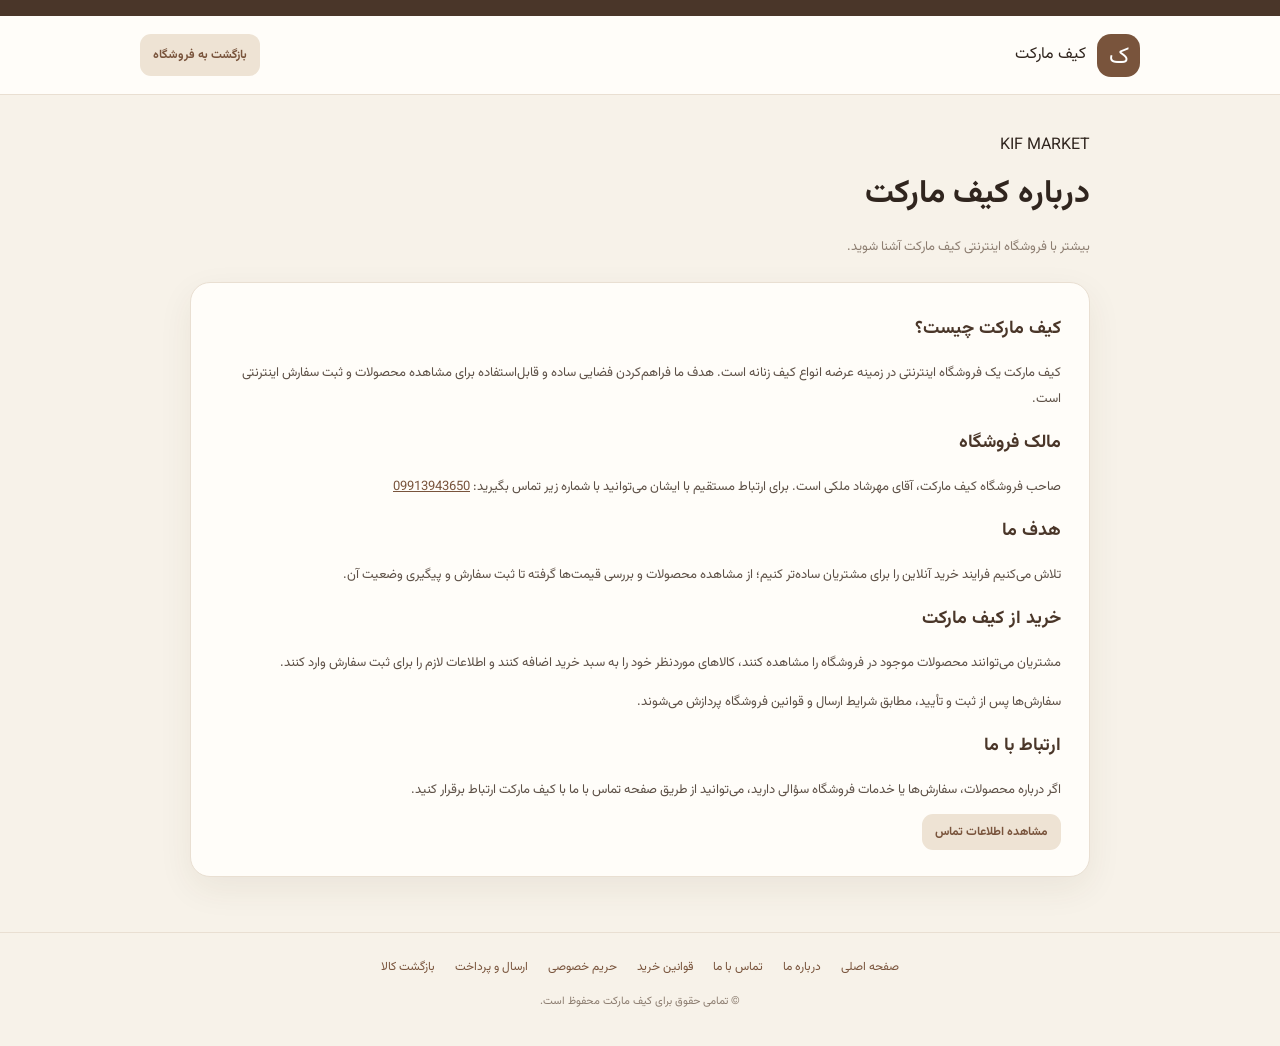
<file: about.html>
<!DOCTYPE html>
<html lang="fa" dir="rtl">
<head>
  <meta charset="UTF-8">
  <meta name="viewport" content="width=device-width, initial-scale=1.0">
  <meta name="theme-color" content="#f8f3eb">
  <meta name="description" content="درباره فروشگاه اینترنتی کیف مارکت؛ فروشگاه آنلاین انواع کیف زنانه.">
  <title>درباره ما | کیف مارکت</title>

  <link rel="preconnect" href="https://fonts.googleapis.com">
  <link rel="preconnect" href="https://fonts.gstatic.com" crossorigin>
  <link rel="preconnect" href="https://fonts.googleapis.com">
  <link rel="preconnect" href="https://fonts.gstatic.com" crossorigin>
  <link rel="preload" as="style" href="https://fonts.googleapis.com/css2?family=Vazirmatn:wght@400;500;600;700;800&display=swap" onload="this.onload=null;this.rel='stylesheet'">
  <noscript><link rel="stylesheet" href="https://fonts.googleapis.com/css2?family=Vazirmatn:wght@400;500;600;700;800&display=swap"></noscript>

  <link rel="stylesheet" href="./legal.css">
</head>

<body>

  <div class="topline"></div>

  <header class="header">
    <div class="header-inner">
      <a href="./index.html" class="brand">
        <span class="brandmark">ک</span>
        <span>کیف مارکت</span>
      </a>

      <a href="./index.html" class="back-link">
        بازگشت به فروشگاه
      </a>
    </div>
  </header>

  <main class="container">

    <section class="page-intro">
      <span class="eyebrow">KIF MARKET</span>
      <h1>درباره کیف مارکت</h1>
      <p>
        بیشتر با فروشگاه اینترنتی کیف مارکت آشنا شوید.
      </p>
    </section>

    <section class="content-card">

      <h2>کیف مارکت چیست؟</h2>

      <p>
        کیف مارکت یک فروشگاه اینترنتی در زمینه عرضه انواع کیف زنانه است.
        هدف ما فراهم‌کردن فضایی ساده و قابل‌استفاده برای مشاهده محصولات
        و ثبت سفارش اینترنتی است.
      </p>

      <h2>مالک فروشگاه</h2>

      <p>
        صاحب فروشگاه کیف مارکت، آقای مهرشاد ملکی است.
        برای ارتباط مستقیم با ایشان می‌توانید با شماره زیر تماس بگیرید:
        <a href="tel:09913943650" dir="ltr">09913943650</a>
      </p>

      <h2>هدف ما</h2>

      <p>
        تلاش می‌کنیم فرایند خرید آنلاین را برای مشتریان ساده‌تر کنیم؛
        از مشاهده محصولات و بررسی قیمت‌ها گرفته تا ثبت سفارش و پیگیری
        وضعیت آن.
      </p>

      <h2>خرید از کیف مارکت</h2>

      <p>
        مشتریان می‌توانند محصولات موجود در فروشگاه را مشاهده کنند،
        کالاهای موردنظر خود را به سبد خرید اضافه کنند و اطلاعات لازم
        را برای ثبت سفارش وارد کنند.
      </p>

      <p>
        سفارش‌ها پس از ثبت و تأیید، مطابق شرایط ارسال و قوانین فروشگاه
        پردازش می‌شوند.
      </p>

      <h2>ارتباط با ما</h2>

      <p>
        اگر درباره محصولات، سفارش‌ها یا خدمات فروشگاه سؤالی دارید،
        می‌توانید از طریق صفحه تماس با ما با کیف مارکت ارتباط برقرار کنید.
      </p>

      <a href="./contact.html" class="back-link">
        مشاهده اطلاعات تماس
      </a>

    </section>

  </main>

  <footer class="footer">
    <div class="footer-links">
      <a href="./index.html">صفحه اصلی</a>
      <a href="./about.html">درباره ما</a>
      <a href="./contact.html">تماس با ما</a>
      <a href="./terms.html">قوانین خرید</a>
      <a href="./privacy.html">حریم خصوصی</a>
      <a href="./shipping.html">ارسال و پرداخت</a>
      <a href="./returns.html">بازگشت کالا</a>
    </div>

    <p>© تمامی حقوق برای کیف مارکت محفوظ است.</p>
  </footer>

</body>
</html>
</file>
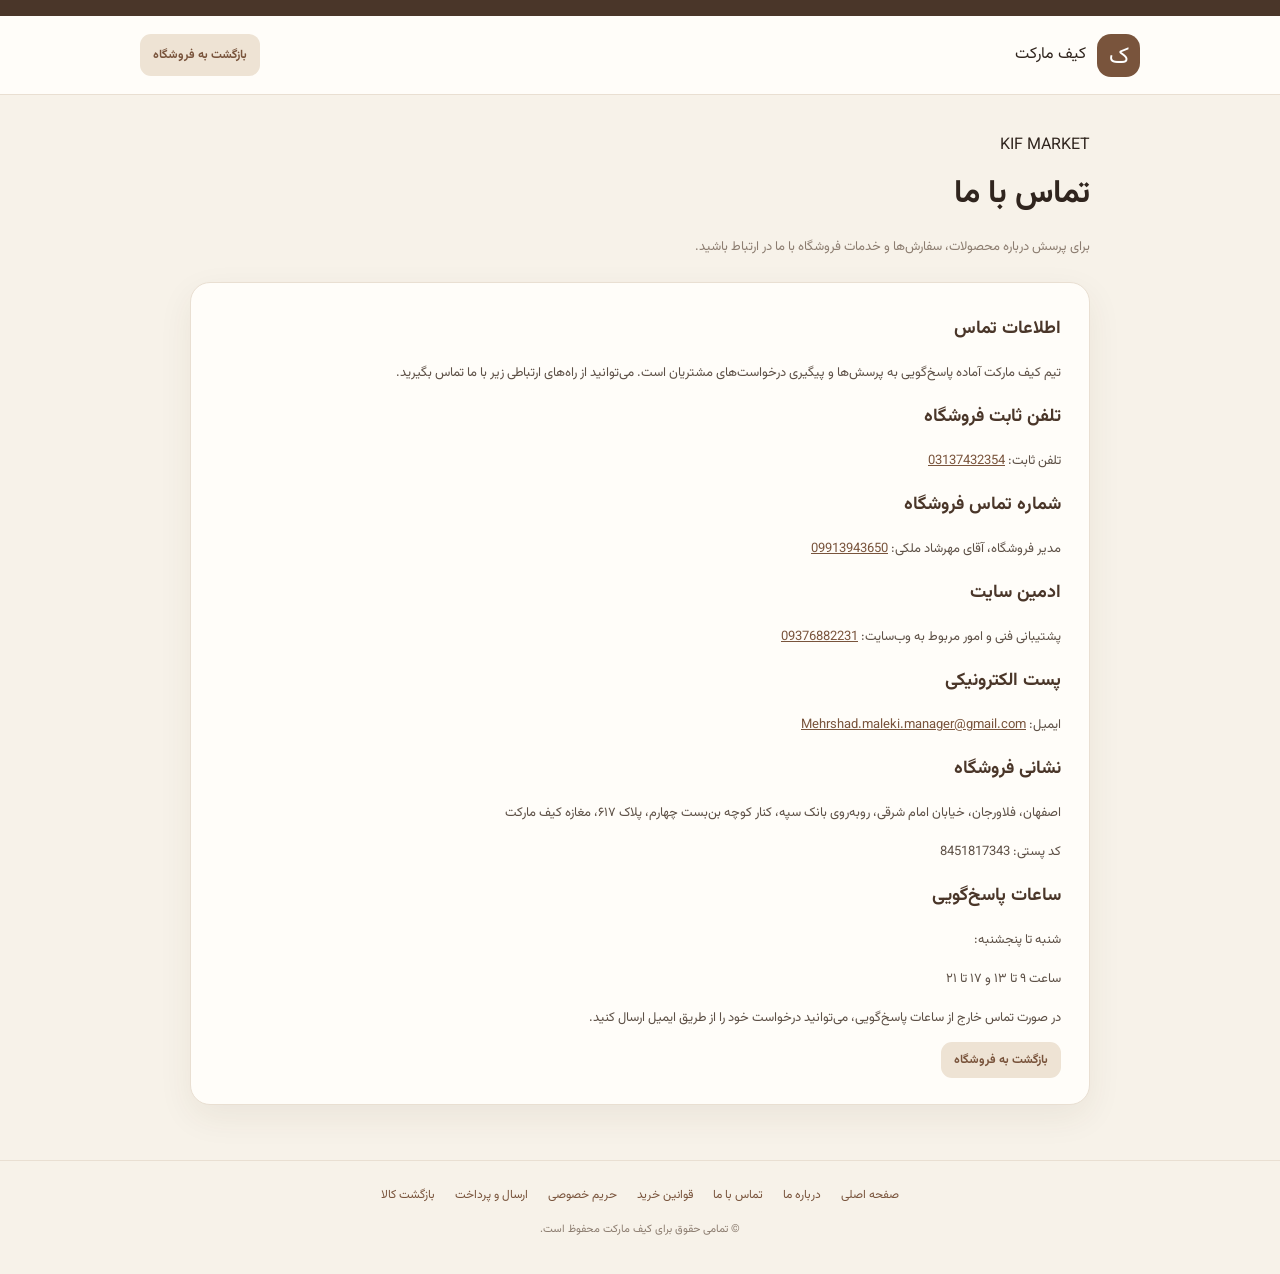
<file: contact.html>
<!DOCTYPE html>
<html lang="fa" dir="rtl">
<head>
  <meta charset="UTF-8">
  <meta name="viewport" content="width=device-width, initial-scale=1.0">
  <meta name="theme-color" content="#f8f3eb">
  <meta name="description" content="اطلاعات تماس و راه‌های ارتباط با فروشگاه اینترنتی کیف مارکت.">
  <title>تماس با ما | کیف مارکت</title>

  <link rel="preconnect" href="https://fonts.googleapis.com">
  <link rel="preconnect" href="https://fonts.gstatic.com" crossorigin>
  <link rel="preload" as="style" href="https://fonts.googleapis.com/css2?family=Vazirmatn:wght@400;500;600;700;800&display=swap" onload="this.onload=null;this.rel='stylesheet'">
  <noscript><link rel="stylesheet" href="https://fonts.googleapis.com/css2?family=Vazirmatn:wght@400;500;600;700;800&display=swap"></noscript>

  <link rel="stylesheet" href="./legal.css">
</head>

<body>

  <div class="topline"></div>

  <header class="header">
    <div class="header-inner">
      <a href="./index.html" class="brand">
        <span class="brandmark">ک</span>
        <span>کیف مارکت</span>
      </a>

      <a href="./index.html" class="back-link">
        بازگشت به فروشگاه
      </a>
    </div>
  </header>

  <main class="container">

    <section class="page-intro">
      <span class="eyebrow">KIF MARKET</span>
      <h1>تماس با ما</h1>
      <p>
        برای پرسش درباره محصولات، سفارش‌ها و خدمات فروشگاه با ما در ارتباط باشید.
      </p>
    </section>

    <section class="content-card">

      <h2>اطلاعات تماس</h2>

      <p>
        تیم کیف مارکت آماده پاسخ‌گویی به پرسش‌ها و پیگیری درخواست‌های مشتریان است.
        می‌توانید از راه‌های ارتباطی زیر با ما تماس بگیرید.
      </p>

      <h2>تلفن ثابت فروشگاه</h2>

      <p>
        تلفن ثابت: <a href="tel:03137432354" dir="ltr">03137432354</a>
      </p>

      <h2>شماره تماس فروشگاه</h2>

      <p>
        مدیر فروشگاه، آقای مهرشاد ملکی:
        <a href="tel:09913943650" dir="ltr">09913943650</a>
      </p>

      <h2>ادمین سایت</h2>

      <p>
        پشتیبانی فنی و امور مربوط به وب‌سایت:
        <a href="tel:09376882231" dir="ltr">09376882231</a>
      </p>

      <h2>پست الکترونیکی</h2>

      <p>
        ایمیل:
        <a href="mailto:Mehrshad.maleki.manager@gmail.com" dir="ltr">
          Mehrshad.maleki.manager@gmail.com
        </a>
      </p>

      <h2>نشانی فروشگاه</h2>

      <p>
        اصفهان، فلاورجان، خیابان امام شرقی، روبه‌روی بانک سپه، کنار کوچه بن‌بست چهارم، پلاک ۶۱۷، مغازه کیف مارکت
      </p>

      <p>
        کد پستی:
        <span dir="ltr">8451817343</span>
      </p>

      <h2>ساعات پاسخ‌گویی</h2>

      <p>
        شنبه تا پنجشنبه:
      </p>

      <p>
        ساعت ۹ تا ۱۳ و ۱۷ تا ۲۱
      </p>

      <p>
        در صورت تماس خارج از ساعات پاسخ‌گویی، می‌توانید درخواست خود را از طریق ایمیل ارسال کنید.
      </p>

      <a href="./index.html" class="back-link">
        بازگشت به فروشگاه
      </a>

    </section>

  </main>

  <footer class="footer">
    <div class="footer-links">
      <a href="./index.html">صفحه اصلی</a>
      <a href="./about.html">درباره ما</a>
      <a href="./contact.html">تماس با ما</a>
      <a href="./terms.html">قوانین خرید</a>
      <a href="./privacy.html">حریم خصوصی</a>
      <a href="./shipping.html">ارسال و پرداخت</a>
      <a href="./returns.html">بازگشت کالا</a>
    </div>

    <p>© تمامی حقوق برای کیف مارکت محفوظ است.</p>
  </footer>

</body>
</html>
</file>
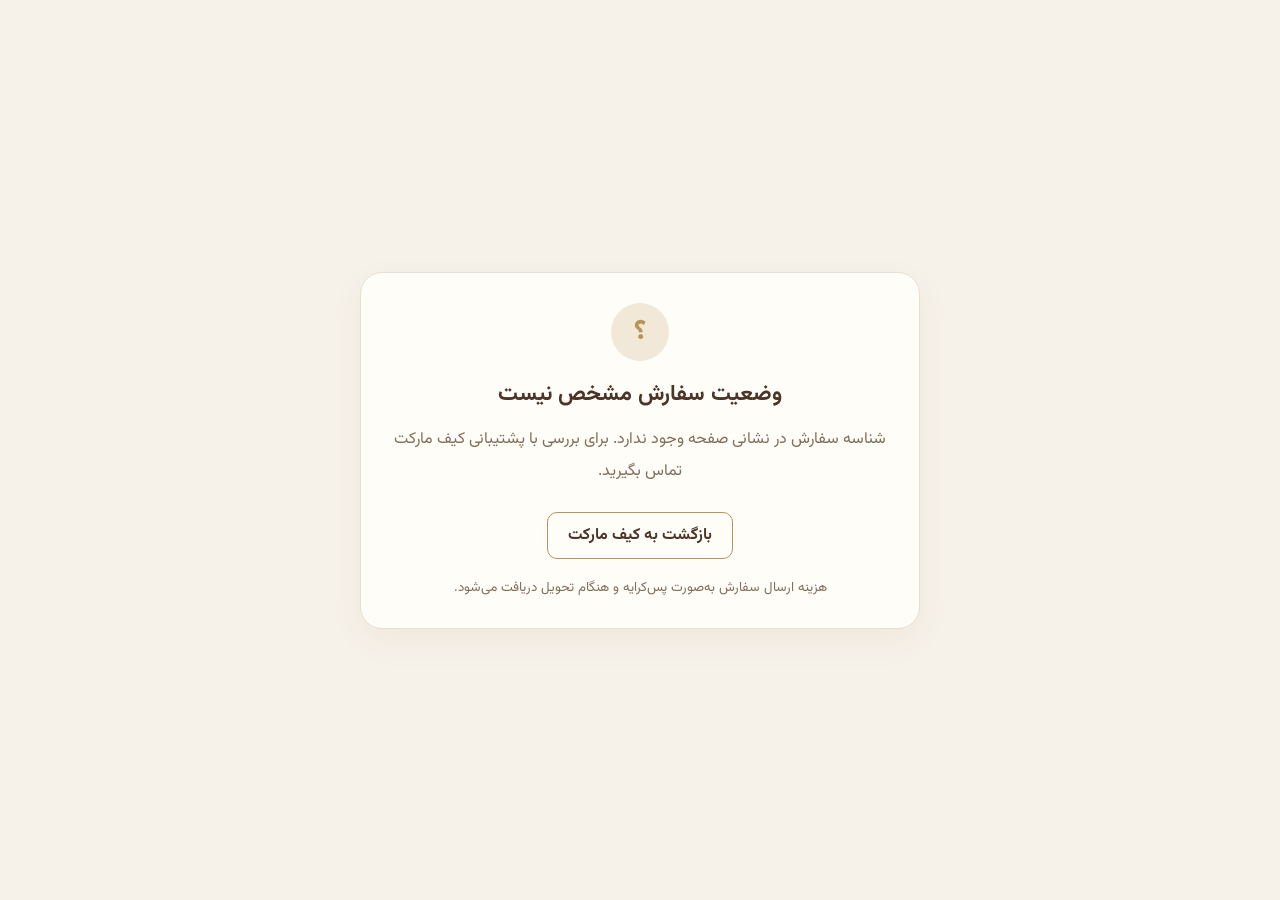
<file: payment-result.html>
<!doctype html>
<html lang="fa" dir="rtl">
<head>
<meta charset="utf-8">
<meta name="viewport" content="width=device-width, initial-scale=1">
<title>نتیجه پرداخت | کیف مارکت</title>
<link rel="preconnect" href="https://fonts.googleapis.com">
<link rel="preconnect" href="https://fonts.gstatic.com" crossorigin>
<link href="https://fonts.googleapis.com/css2?family=Vazirmatn:wght@400;500;600;700;800&display=swap" rel="stylesheet">
<style>
:root{--cream:#f7f2e9;--paper:#fffdf8;--brown:#4b3528;--muted:#806d5c;--gold:#b79559;--line:#e9dfd0}
*{box-sizing:border-box}
body{margin:0;min-height:100vh;background:var(--cream);color:var(--brown);font-family:Vazirmatn,Tahoma,sans-serif;display:grid;place-items:center;padding:20px}
main{width:min(100%,560px);background:var(--paper);border:1px solid var(--line);border-radius:22px;padding:30px 24px;box-shadow:0 12px 36px #4b35280d;text-align:center}
.mark{width:58px;height:58px;margin:0 auto 16px;border-radius:50%;display:grid;place-items:center;background:#f1e8d8;color:var(--gold);font-size:28px;font-weight:800}
h1{font-size:22px;margin:8px 0 12px}
p{line-height:2;color:var(--muted);margin:8px 0}
.meta{margin:22px 0;padding:14px;border:1px solid var(--line);border-radius:12px;text-align:right;font-size:14px}
a{display:inline-block;margin-top:16px;color:var(--brown);border:1px solid var(--gold);padding:10px 20px;border-radius:10px;text-decoration:none;font-weight:700}
small{display:block;margin-top:18px;color:var(--muted)}
.retry{display:none;margin-top:18px;text-align:right}
.retry input{width:100%;padding:12px;border:1px solid var(--line);border-radius:10px;font:inherit;margin:8px 0}
.retry button{width:100%;padding:12px;border:0;border-radius:10px;background:var(--brown);color:white;font:inherit;font-weight:700;cursor:pointer}
.retry button:disabled{opacity:.6}
</style>
</head>
<body>
<main>
  <div class="mark" id="mark">…</div>
  <h1 id="title">در حال بررسی وضعیت پرداخت</h1>
  <p id="message">لطفاً چند لحظه صبر کنید؛ وضعیت پرداخت از سرور فروشگاه دریافت می‌شود.</p>
  <div class="meta" id="meta" hidden></div>
  <form class="retry" id="retryForm">
    <label for="retryPhone">برای تلاش دوباره، شماره موبایل ثبت‌شده در سفارش را وارد کنید.</label>
    <input id="retryPhone" type="tel" inputmode="numeric" autocomplete="tel" maxlength="11" placeholder="09xxxxxxxxx" required>
    <button id="retryButton" type="submit">تلاش دوباره برای پرداخت</button>
  </form>
  <a href="./index.html">بازگشت به کیف مارکت</a>
  <small>هزینه ارسال سفارش به‌صورت پس‌کرایه و هنگام تحویل دریافت می‌شود.</small>
</main>
<script>
(async function(){
  const params=new URLSearchParams(location.search);
  const orderId=params.get('order_id');
  const title=document.getElementById('title');
  const message=document.getElementById('message');
  const mark=document.getElementById('mark');
  const meta=document.getElementById('meta');
  const retryForm=document.getElementById('retryForm');
  const retryButton=document.getElementById('retryButton');
  const retryPhone=document.getElementById('retryPhone');

  if(!/^\d+$/.test(orderId||'')){
    title.textContent='وضعیت سفارش مشخص نیست';
    message.textContent='شناسه سفارش در نشانی صفحه وجود ندارد. برای بررسی با پشتیبانی کیف مارکت تماس بگیرید.';
    mark.textContent='؟';
    return;
  }

  try{
    const response=await fetch('https://api.kif-market.ir/payments/status?order_id='+encodeURIComponent(orderId),{cache:'no-store'});
    const data=await response.json();
    if(!response.ok||!data.success)throw new Error('status unavailable');
    meta.hidden=false;
    meta.textContent='کد سفارش: '+data.order_id;

    if(data.payment_status==='paid'){
      mark.textContent='✓';
      title.textContent='پرداخت با موفقیت تأیید شد';
      message.textContent='مبلغ کالاها دریافت و سفارش شما ثبت پرداخت شد. هزینه ارسال هنگام تحویل، به‌صورت پس‌کرایه دریافت می‌شود.';
      if(data.ref_id)meta.textContent+=' | کد مرجع پرداخت: '+data.ref_id;
    }else if(['pending','creating'].includes(data.payment_attempt_status)){
      mark.textContent='…';
      title.textContent='پرداخت در حال بررسی است';
      message.textContent='هنوز تأیید نهایی از درگاه به سرور نرسیده است. لطفاً از پرداخت دوباره خودداری کنید و کمی بعد دوباره این صفحه را بررسی کنید.';
    }else{
      mark.textContent='!';
      title.textContent='پرداخت تأیید نشد';
      message.textContent='سفارش در سامانه ثبت شده، اما پرداخت آن تکمیل نشده است. می‌توانید بدون ثبت سفارش جدید دوباره پرداخت را انجام دهید.';
      retryForm.style.display='block';
    }
  }catch(e){
    mark.textContent='…';
    title.textContent='دریافت نتیجه پرداخت ممکن نشد';
    message.textContent='اتصال به سرور موقتاً برقرار نشد. این پیام به معنی ناموفق بودن قطعی پرداخت نیست؛ بعداً همین صفحه را دوباره باز کنید.';
  }

  retryForm.addEventListener('submit',async function(event){
    event.preventDefault();
    const phone=retryPhone.value
      .replace(/[۰-۹]/g,d=>String('۰۱۲۳۴۵۶۷۸۹'.indexOf(d)))
      .replace(/[٠-٩]/g,d=>String('٠١٢٣٤٥٦٧٨٩'.indexOf(d))).trim();
    if(!/^09\d{9}$/.test(phone)){
      message.textContent='شماره موبایل باید ۱۱ رقم و با 09 شروع شود.';
      return;
    }
    retryButton.disabled=true;
    retryButton.textContent='در حال آماده‌سازی درگاه...';
    try{
      const bytes=new Uint8Array(16);
      crypto.getRandomValues(bytes);
      bytes[6]=(bytes[6]&15)|64;
      bytes[8]=(bytes[8]&63)|128;
      const hex=Array.from(bytes,b=>b.toString(16).padStart(2,'0')).join('');
      const key=hex.slice(0,8)+'-'+hex.slice(8,12)+'-'+hex.slice(12,16)+'-'+hex.slice(16,20)+'-'+hex.slice(20);
      const response=await fetch('https://api.kif-market.ir/payments/create',{
        method:'POST',
        headers:{'Content-Type':'application/json'},
        body:JSON.stringify({order_id:orderId,idempotency_key:key,customer_phone:phone})
      });
      const result=await response.json();
      if(!response.ok||!result.success||!result.redirect_url)throw new Error(result.error||'آماده‌سازی پرداخت ناموفق بود.');
      const payUrl=new URL(result.redirect_url);
      if(payUrl.protocol!=='https:'||!['payment.zarinpal.com','sandbox.zarinpal.com'].includes(payUrl.hostname))throw new Error('نشانی درگاه معتبر نیست.');
      location.assign(payUrl.toString());
    }catch(error){
      message.textContent=error.message||'خطا در ارتباط با سرور.';
      retryButton.disabled=false;
      retryButton.textContent='تلاش دوباره برای پرداخت';
    }
  });
})();
</script>
</body>
</html>
</file>
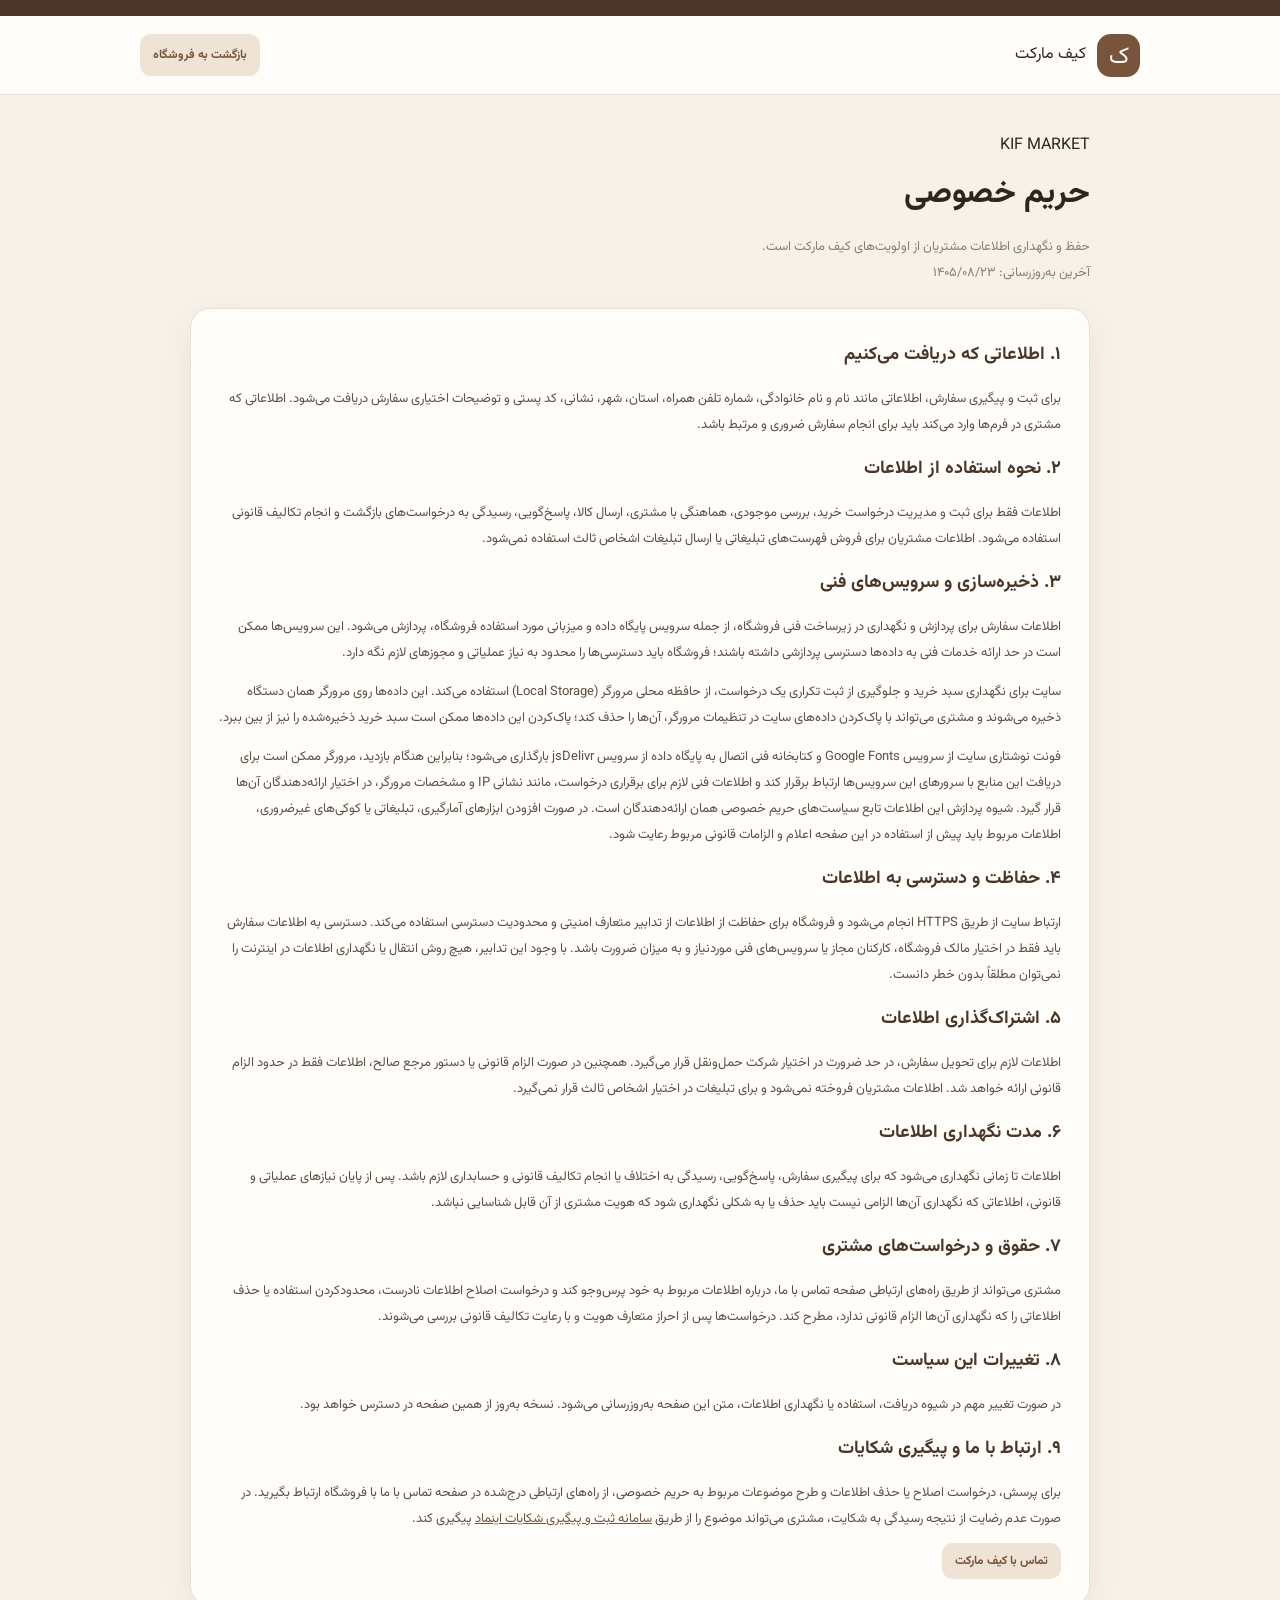
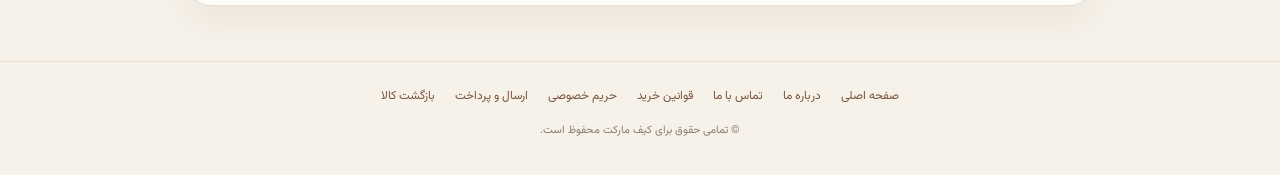
<file: privacy.html>
<!DOCTYPE html>
<html lang="fa" dir="rtl">
<head>
  <meta charset="UTF-8">
  <meta name="viewport" content="width=device-width, initial-scale=1.0">
  <meta name="theme-color" content="#f8f3eb">
  <meta name="description" content="سیاست حفظ حریم خصوصی و حفاظت از اطلاعات مشتریان کیف مارکت.">
  <title>حریم خصوصی | کیف مارکت</title>

  <link rel="preconnect" href="https://fonts.googleapis.com">
  <link rel="preconnect" href="https://fonts.gstatic.com" crossorigin>
  <link rel="preconnect" href="https://fonts.googleapis.com">
  <link rel="preconnect" href="https://fonts.gstatic.com" crossorigin>
  <link rel="preload" as="style" href="https://fonts.googleapis.com/css2?family=Vazirmatn:wght@400;500;600;700;800&display=swap" onload="this.onload=null;this.rel='stylesheet'">
  <noscript><link rel="stylesheet" href="https://fonts.googleapis.com/css2?family=Vazirmatn:wght@400;500;600;700;800&display=swap"></noscript>

  <link rel="stylesheet" href="./legal.css">
</head>

<body>

  <div class="topline"></div>

  <header class="header">
    <div class="header-inner">
      <a href="./index.html" class="brand">
        <span class="brandmark">ک</span>
        <span>کیف مارکت</span>
      </a>

      <a href="./index.html" class="back-link">
        بازگشت به فروشگاه
      </a>
    </div>
  </header>

  <main class="container">

    <section class="page-intro">
      <span class="eyebrow">KIF MARKET</span>
      <h1>حریم خصوصی</h1>
      <p>
        حفظ و نگهداری اطلاعات مشتریان از اولویت‌های کیف مارکت است.
      </p>
      <p>آخرین به‌روزرسانی: ۱۴۰۵/۰۸/۲۳</p>
    </section>

    <section class="content-card">

      <h2>۱. اطلاعاتی که دریافت می‌کنیم</h2>
      <p>برای ثبت و پیگیری سفارش، اطلاعاتی مانند نام و نام خانوادگی، شماره تلفن همراه، استان، شهر، نشانی، کد پستی و توضیحات اختیاری سفارش دریافت می‌شود. اطلاعاتی که مشتری در فرم‌ها وارد می‌کند باید برای انجام سفارش ضروری و مرتبط باشد.</p>

      <h2>۲. نحوه استفاده از اطلاعات</h2>
      <p>اطلاعات فقط برای ثبت و مدیریت درخواست خرید، بررسی موجودی، هماهنگی با مشتری، ارسال کالا، پاسخ‌گویی، رسیدگی به درخواست‌های بازگشت و انجام تکالیف قانونی استفاده می‌شود. اطلاعات مشتریان برای فروش فهرست‌های تبلیغاتی یا ارسال تبلیغات اشخاص ثالث استفاده نمی‌شود.</p>

      <h2>۳. ذخیره‌سازی و سرویس‌های فنی</h2>
      <p>اطلاعات سفارش برای پردازش و نگهداری در زیرساخت فنی فروشگاه، از جمله سرویس پایگاه داده و میزبانی مورد استفاده فروشگاه، پردازش می‌شود. این سرویس‌ها ممکن است در حد ارائه خدمات فنی به داده‌ها دسترسی پردازشی داشته باشند؛ فروشگاه باید دسترسی‌ها را محدود به نیاز عملیاتی و مجوزهای لازم نگه دارد.</p>
      <p>سایت برای نگهداری سبد خرید و جلوگیری از ثبت تکراری یک درخواست، از حافظه محلی مرورگر (Local Storage) استفاده می‌کند. این داده‌ها روی مرورگر همان دستگاه ذخیره می‌شوند و مشتری می‌تواند با پاک‌کردن داده‌های سایت در تنظیمات مرورگر، آن‌ها را حذف کند؛ پاک‌کردن این داده‌ها ممکن است سبد خرید ذخیره‌شده را نیز از بین ببرد.</p>
      <p>فونت نوشتاری سایت از سرویس Google Fonts و کتابخانه فنی اتصال به پایگاه داده از سرویس jsDelivr بارگذاری می‌شود؛ بنابراین هنگام بازدید، مرورگر ممکن است برای دریافت این منابع با سرورهای این سرویس‌ها ارتباط برقرار کند و اطلاعات فنی لازم برای برقراری درخواست، مانند نشانی IP و مشخصات مرورگر، در اختیار ارائه‌دهندگان آن‌ها قرار گیرد. شیوه پردازش این اطلاعات تابع سیاست‌های حریم خصوصی همان ارائه‌دهندگان است. در صورت افزودن ابزارهای آمارگیری، تبلیغاتی یا کوکی‌های غیرضروری، اطلاعات مربوط باید پیش از استفاده در این صفحه اعلام و الزامات قانونی مربوط رعایت شود.</p>

      <h2>۴. حفاظت و دسترسی به اطلاعات</h2>
      <p>ارتباط سایت از طریق HTTPS انجام می‌شود و فروشگاه برای حفاظت از اطلاعات از تدابیر متعارف امنیتی و محدودیت دسترسی استفاده می‌کند. دسترسی به اطلاعات سفارش باید فقط در اختیار مالک فروشگاه، کارکنان مجاز یا سرویس‌های فنی موردنیاز و به میزان ضرورت باشد. با وجود این تدابیر، هیچ روش انتقال یا نگهداری اطلاعات در اینترنت را نمی‌توان مطلقاً بدون خطر دانست.</p>

      <h2>۵. اشتراک‌گذاری اطلاعات</h2>
      <p>اطلاعات لازم برای تحویل سفارش، در حد ضرورت در اختیار شرکت حمل‌ونقل قرار می‌گیرد. همچنین در صورت الزام قانونی یا دستور مرجع صالح، اطلاعات فقط در حدود الزام قانونی ارائه خواهد شد. اطلاعات مشتریان فروخته نمی‌شود و برای تبلیغات در اختیار اشخاص ثالث قرار نمی‌گیرد.</p>

      <h2>۶. مدت نگهداری اطلاعات</h2>
      <p>اطلاعات تا زمانی نگهداری می‌شود که برای پیگیری سفارش، پاسخ‌گویی، رسیدگی به اختلاف یا انجام تکالیف قانونی و حسابداری لازم باشد. پس از پایان نیازهای عملیاتی و قانونی، اطلاعاتی که نگهداری آن‌ها الزامی نیست باید حذف یا به شکلی نگهداری شود که هویت مشتری از آن قابل شناسایی نباشد.</p>

      <h2>۷. حقوق و درخواست‌های مشتری</h2>
      <p>مشتری می‌تواند از طریق راه‌های ارتباطی صفحه تماس با ما، درباره اطلاعات مربوط به خود پرس‌وجو کند و درخواست اصلاح اطلاعات نادرست، محدودکردن استفاده یا حذف اطلاعاتی را که نگهداری آن‌ها الزام قانونی ندارد، مطرح کند. درخواست‌ها پس از احراز متعارف هویت و با رعایت تکالیف قانونی بررسی می‌شوند.</p>

      <h2>۸. تغییرات این سیاست</h2>
      <p>در صورت تغییر مهم در شیوه دریافت، استفاده یا نگهداری اطلاعات، متن این صفحه به‌روزرسانی می‌شود. نسخه به‌روز از همین صفحه در دسترس خواهد بود.</p>

      <h2>۹. ارتباط با ما و پیگیری شکایات</h2>
      <p>برای پرسش، درخواست اصلاح یا حذف اطلاعات و طرح موضوعات مربوط به حریم خصوصی، از راه‌های ارتباطی درج‌شده در صفحه تماس با ما با فروشگاه ارتباط بگیرید. در صورت عدم رضایت از نتیجه رسیدگی به شکایت، مشتری می‌تواند موضوع را از طریق <a href="https://comp.enamad.ir/panel" target="_blank" rel="noopener noreferrer">سامانه ثبت و پیگیری شکایات اینماد</a> پیگیری کند.</p>
      <a href="./contact.html" class="back-link">تماس با کیف مارکت</a>

    </section>

  </main>

  <footer class="footer">
    <div class="footer-links">
      <a href="./index.html">صفحه اصلی</a>
      <a href="./about.html">درباره ما</a>
      <a href="./contact.html">تماس با ما</a>
      <a href="./terms.html">قوانین خرید</a>
      <a href="./privacy.html">حریم خصوصی</a>
      <a href="./shipping.html">ارسال و پرداخت</a>
      <a href="./returns.html">بازگشت کالا</a>
    </div>

    <p>© تمامی حقوق برای کیف مارکت محفوظ است.</p>
  </footer>

</body>
</html>
</file>
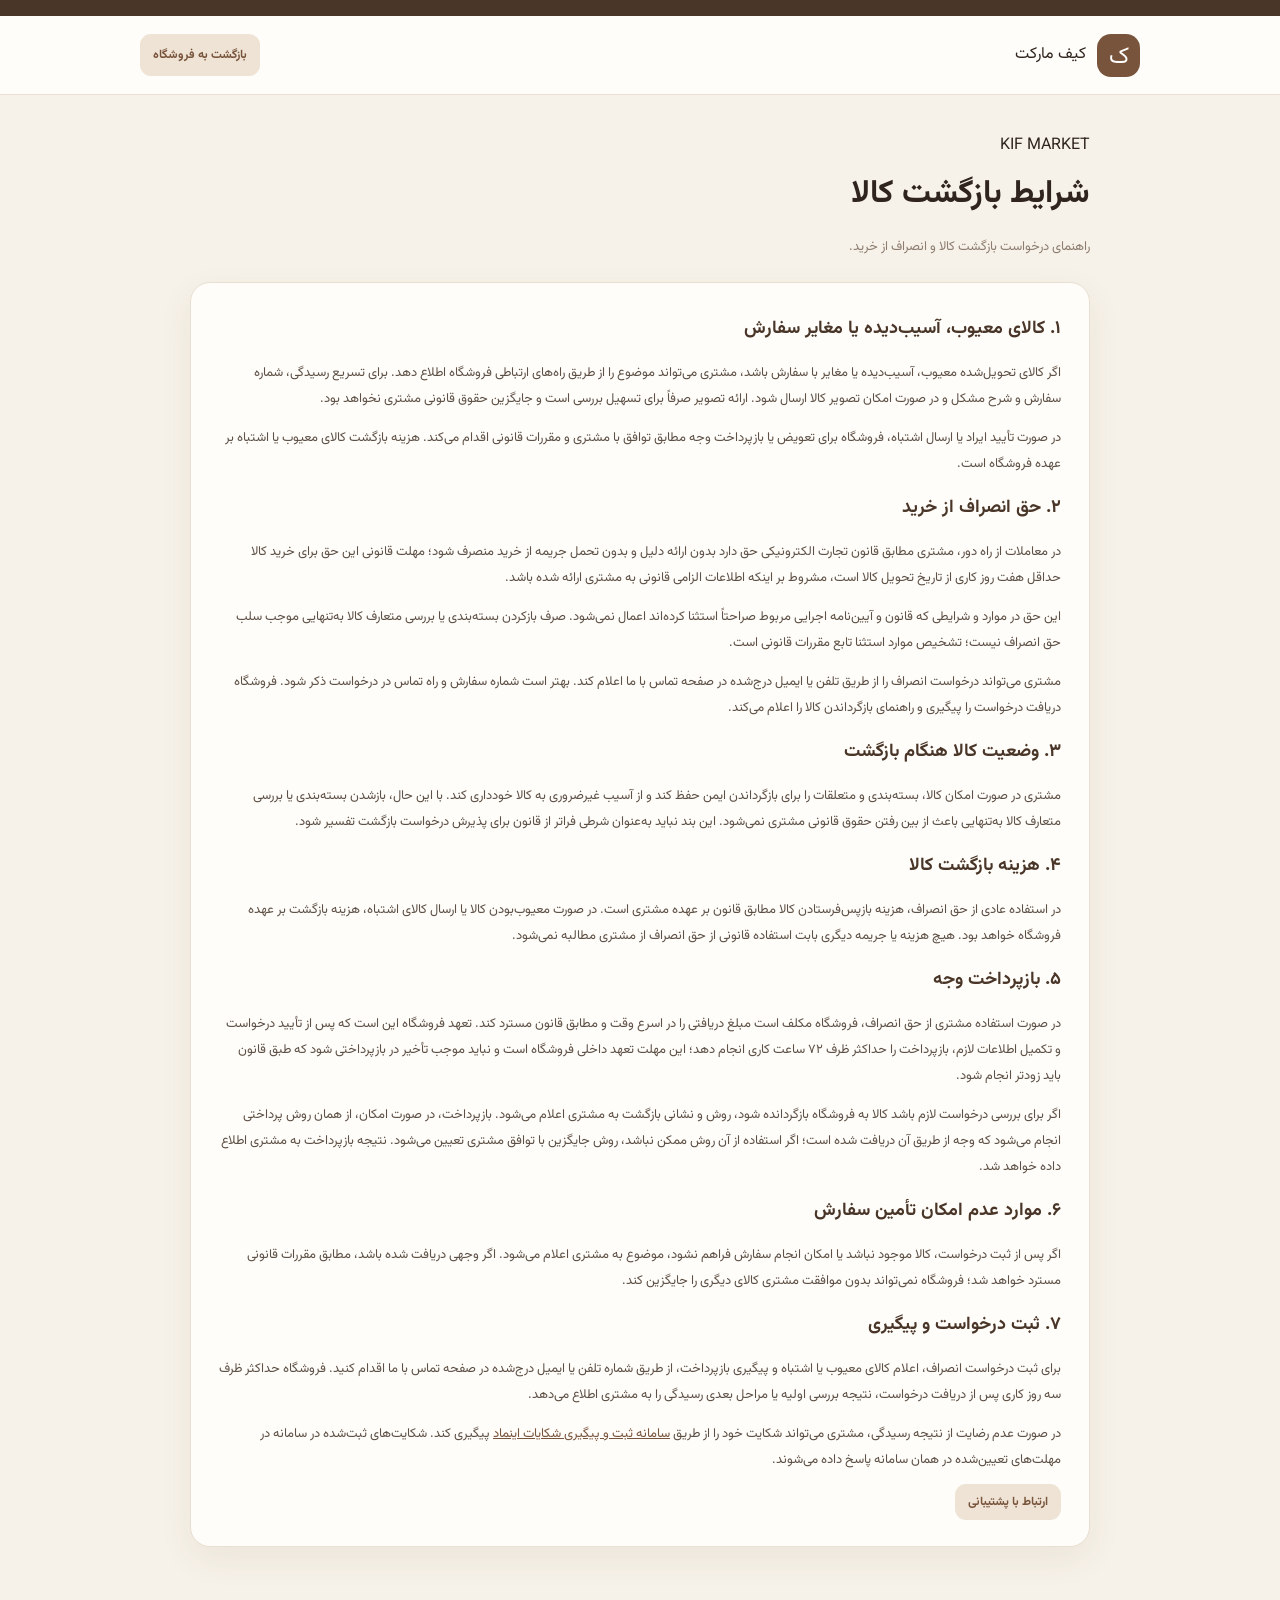
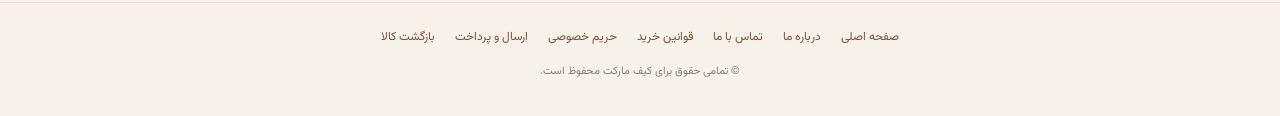
<file: returns.html>
<!DOCTYPE html>
<html lang="fa" dir="rtl">
<head>
  <meta charset="UTF-8">
  <meta name="viewport" content="width=device-width, initial-scale=1.0">
  <meta name="theme-color" content="#f8f3eb">
  <meta name="description" content="شرایط بازگشت کالا و انصراف از خرید در فروشگاه کیف مارکت.">
  <title>بازگشت کالا | کیف مارکت</title>

  <link rel="preconnect" href="https://fonts.googleapis.com">
  <link rel="preconnect" href="https://fonts.gstatic.com" crossorigin>
  <link rel="preload" as="style" href="https://fonts.googleapis.com/css2?family=Vazirmatn:wght@400;500;600;700;800&display=swap" onload="this.onload=null;this.rel='stylesheet'">
  <noscript><link rel="stylesheet" href="https://fonts.googleapis.com/css2?family=Vazirmatn:wght@400;500;600;700;800&display=swap"></noscript>

  <link rel="stylesheet" href="./legal.css">
</head>

<body>

  <div class="topline"></div>

  <header class="header">
    <div class="header-inner">
      <a href="./index.html" class="brand">
        <span class="brandmark">ک</span>
        <span>کیف مارکت</span>
      </a>

      <a href="./index.html" class="back-link">
        بازگشت به فروشگاه
      </a>
    </div>
  </header>

  <main class="container">

    <section class="page-intro">
      <span class="eyebrow">KIF MARKET</span>
      <h1>شرایط بازگشت کالا</h1>
      <p>
        راهنمای درخواست بازگشت کالا و انصراف از خرید.
      </p>
    </section>

    <section class="content-card">

      <h2>۱. کالای معیوب، آسیب‌دیده یا مغایر سفارش</h2>
      <p>اگر کالای تحویل‌شده معیوب، آسیب‌دیده یا مغایر با سفارش باشد، مشتری می‌تواند موضوع را از طریق راه‌های ارتباطی فروشگاه اطلاع دهد. برای تسریع رسیدگی، شماره سفارش و شرح مشکل و در صورت امکان تصویر کالا ارسال شود. ارائه تصویر صرفاً برای تسهیل بررسی است و جایگزین حقوق قانونی مشتری نخواهد بود.</p>
      <p>در صورت تأیید ایراد یا ارسال اشتباه، فروشگاه برای تعویض یا بازپرداخت وجه مطابق توافق با مشتری و مقررات قانونی اقدام می‌کند. هزینه بازگشت کالای معیوب یا اشتباه بر عهده فروشگاه است.</p>

      <h2>۲. حق انصراف از خرید</h2>
      <p>در معاملات از راه دور، مشتری مطابق قانون تجارت الکترونیکی حق دارد بدون ارائه دلیل و بدون تحمل جریمه از خرید منصرف شود؛ مهلت قانونی این حق برای خرید کالا حداقل هفت روز کاری از تاریخ تحویل کالا است، مشروط بر اینکه اطلاعات الزامی قانونی به مشتری ارائه شده باشد.</p>
      <p>این حق در موارد و شرایطی که قانون و آیین‌نامه اجرایی مربوط صراحتاً استثنا کرده‌اند اعمال نمی‌شود. صرف بازکردن بسته‌بندی یا بررسی متعارف کالا به‌تنهایی موجب سلب حق انصراف نیست؛ تشخیص موارد استثنا تابع مقررات قانونی است.</p>
      <p>مشتری می‌تواند درخواست انصراف را از طریق تلفن یا ایمیل درج‌شده در صفحه تماس با ما اعلام کند. بهتر است شماره سفارش و راه تماس در درخواست ذکر شود. فروشگاه دریافت درخواست را پیگیری و راهنمای بازگرداندن کالا را اعلام می‌کند.</p>

      <h2>۳. وضعیت کالا هنگام بازگشت</h2>
      <p>مشتری در صورت امکان کالا، بسته‌بندی و متعلقات را برای بازگرداندن ایمن حفظ کند و از آسیب غیرضروری به کالا خودداری کند. با این حال، بازشدن بسته‌بندی یا بررسی متعارف کالا به‌تنهایی باعث از بین رفتن حقوق قانونی مشتری نمی‌شود. این بند نباید به‌عنوان شرطی فراتر از قانون برای پذیرش درخواست بازگشت تفسیر شود.</p>

      <h2>۴. هزینه بازگشت کالا</h2>
      <p>در استفاده عادی از حق انصراف، هزینه بازپس‌فرستادن کالا مطابق قانون بر عهده مشتری است. در صورت معیوب‌بودن کالا یا ارسال کالای اشتباه، هزینه بازگشت بر عهده فروشگاه خواهد بود. هیچ هزینه یا جریمه دیگری بابت استفاده قانونی از حق انصراف از مشتری مطالبه نمی‌شود.</p>

      <h2>۵. بازپرداخت وجه</h2>
      <p>در صورت استفاده مشتری از حق انصراف، فروشگاه مکلف است مبلغ دریافتی را در اسرع وقت و مطابق قانون مسترد کند. تعهد فروشگاه این است که پس از تأیید درخواست و تکمیل اطلاعات لازم، بازپرداخت را حداکثر ظرف ۷۲ ساعت کاری انجام دهد؛ این مهلت تعهد داخلی فروشگاه است و نباید موجب تأخیر در بازپرداختی شود که طبق قانون باید زودتر انجام شود.</p>
      <p>اگر برای بررسی درخواست لازم باشد کالا به فروشگاه بازگردانده شود، روش و نشانی بازگشت به مشتری اعلام می‌شود. بازپرداخت، در صورت امکان، از همان روش پرداختی انجام می‌شود که وجه از طریق آن دریافت شده است؛ اگر استفاده از آن روش ممکن نباشد، روش جایگزین با توافق مشتری تعیین می‌شود. نتیجه بازپرداخت به مشتری اطلاع داده خواهد شد.</p>

      <h2>۶. موارد عدم امکان تأمین سفارش</h2>
      <p>اگر پس از ثبت درخواست، کالا موجود نباشد یا امکان انجام سفارش فراهم نشود، موضوع به مشتری اعلام می‌شود. اگر وجهی دریافت شده باشد، مطابق مقررات قانونی مسترد خواهد شد؛ فروشگاه نمی‌تواند بدون موافقت مشتری کالای دیگری را جایگزین کند.</p>

      <h2>۷. ثبت درخواست و پیگیری</h2>
      <p>برای ثبت درخواست انصراف، اعلام کالای معیوب یا اشتباه و پیگیری بازپرداخت، از طریق شماره تلفن یا ایمیل درج‌شده در صفحه تماس با ما اقدام کنید. فروشگاه حداکثر ظرف سه روز کاری پس از دریافت درخواست، نتیجه بررسی اولیه یا مراحل بعدی رسیدگی را به مشتری اطلاع می‌دهد.</p>
      <p>در صورت عدم رضایت از نتیجه رسیدگی، مشتری می‌تواند شکایت خود را از طریق <a href="https://comp.enamad.ir/panel" target="_blank" rel="noopener noreferrer">سامانه ثبت و پیگیری شکایات اینماد</a> پیگیری کند. شکایت‌های ثبت‌شده در سامانه در مهلت‌های تعیین‌شده در همان سامانه پاسخ داده می‌شوند.</p>
      <a href="./contact.html" class="back-link">ارتباط با پشتیبانی</a>

    </section>

  </main>

  <footer class="footer">
    <div class="footer-links">
      <a href="./index.html">صفحه اصلی</a>
      <a href="./about.html">درباره ما</a>
      <a href="./contact.html">تماس با ما</a>
      <a href="./terms.html">قوانین خرید</a>
      <a href="./privacy.html">حریم خصوصی</a>
      <a href="./shipping.html">ارسال و پرداخت</a>
      <a href="./returns.html">بازگشت کالا</a>
    </div>

    <p>© تمامی حقوق برای کیف مارکت محفوظ است.</p>
  </footer>

</body>
</html>
</file>
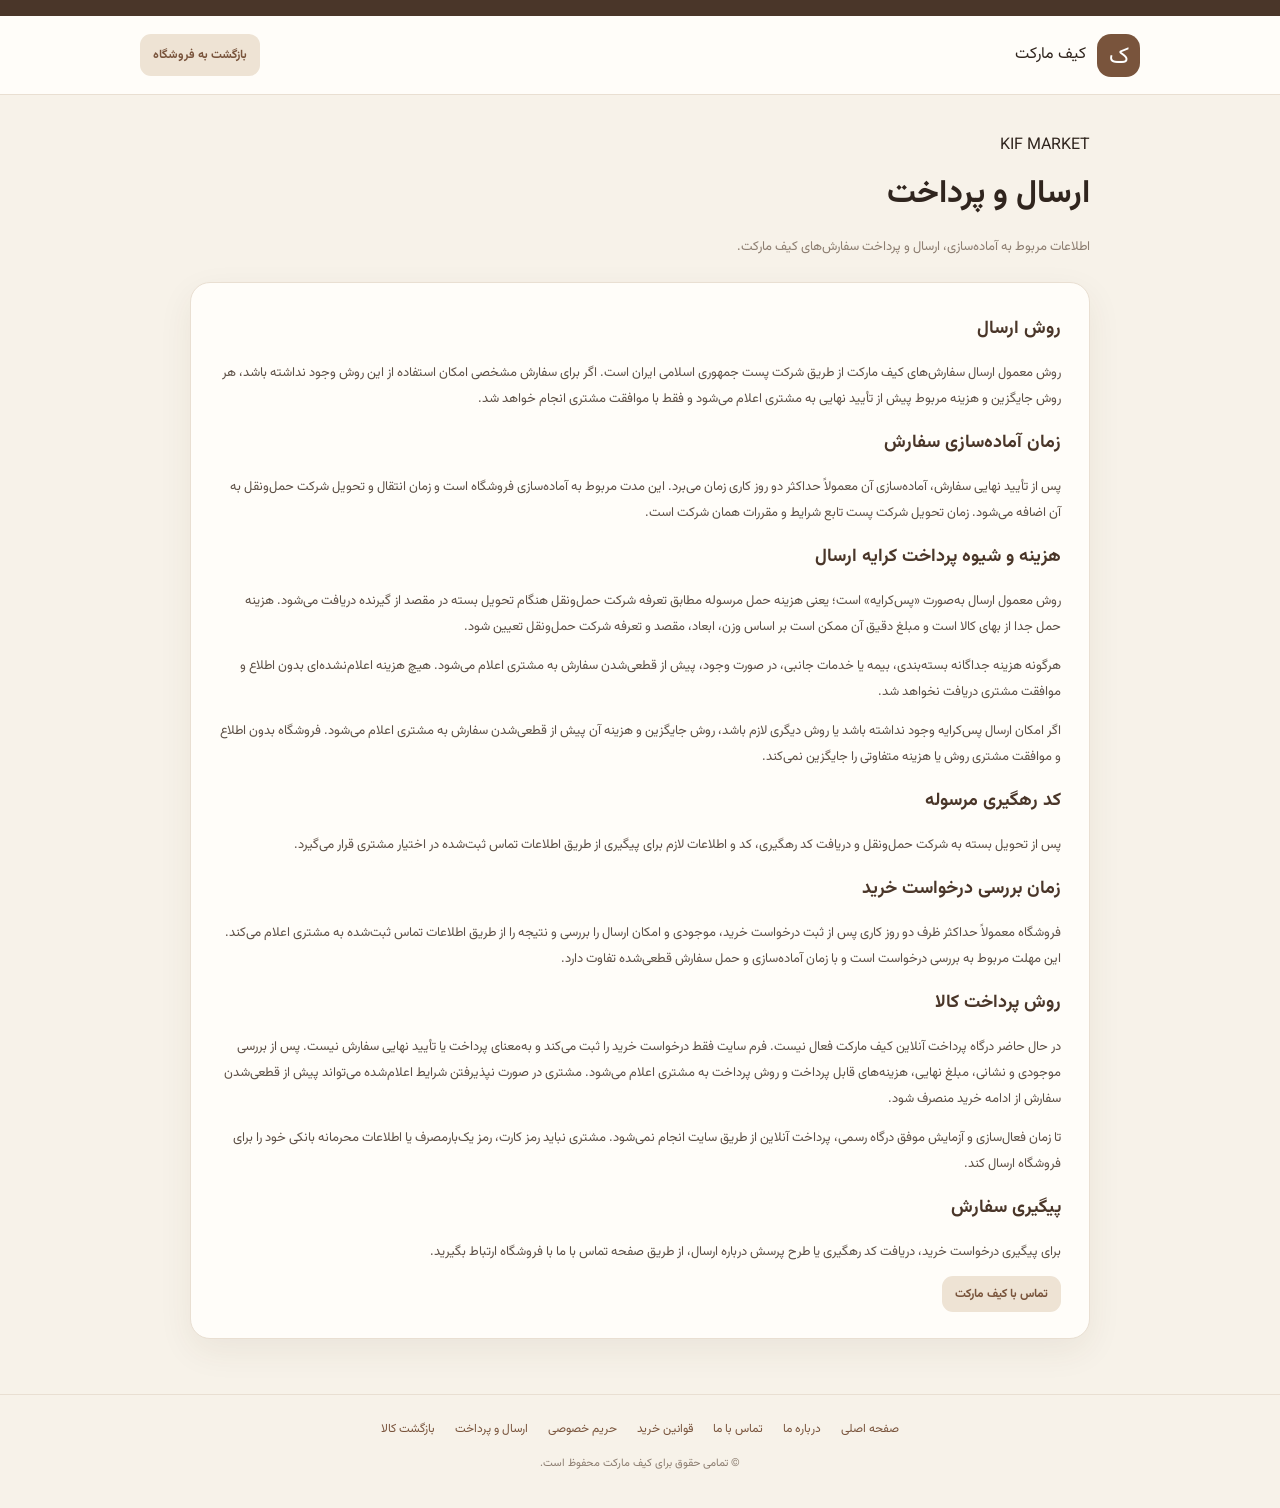
<file: shipping.html>
<!DOCTYPE html>
<html lang="fa" dir="rtl">
<head>
  <meta charset="UTF-8">
  <meta name="viewport" content="width=device-width, initial-scale=1.0">
  <meta name="theme-color" content="#f8f3eb">
  <meta name="description" content="شرایط ارسال سفارش‌ها و روش‌های پرداخت در فروشگاه کیف مارکت.">
  <title>ارسال و پرداخت | کیف مارکت</title>

  <link rel="preconnect" href="https://fonts.googleapis.com">
  <link rel="preconnect" href="https://fonts.gstatic.com" crossorigin>
  <link rel="preload" as="style" href="https://fonts.googleapis.com/css2?family=Vazirmatn:wght@400;500;600;700;800&display=swap" onload="this.onload=null;this.rel='stylesheet'">
  <noscript><link rel="stylesheet" href="https://fonts.googleapis.com/css2?family=Vazirmatn:wght@400;500;600;700;800&display=swap"></noscript>

  <link rel="stylesheet" href="./legal.css">
</head>

<body>

  <div class="topline"></div>

  <header class="header">
    <div class="header-inner">
      <a href="./index.html" class="brand">
        <span class="brandmark">ک</span>
        <span>کیف مارکت</span>
      </a>

      <a href="./index.html" class="back-link">
        بازگشت به فروشگاه
      </a>
    </div>
  </header>

  <main class="container">

    <section class="page-intro">
      <span class="eyebrow">KIF MARKET</span>
      <h1>ارسال و پرداخت</h1>
      <p>
        اطلاعات مربوط به آماده‌سازی، ارسال و پرداخت سفارش‌های کیف مارکت.
      </p>
    </section>

    <section class="content-card">

      <h2>روش ارسال</h2>
      <p>روش معمول ارسال سفارش‌های کیف مارکت از طریق شرکت پست جمهوری اسلامی ایران است. اگر برای سفارش مشخصی امکان استفاده از این روش وجود نداشته باشد، هر روش جایگزین و هزینه مربوط پیش از تأیید نهایی به مشتری اعلام می‌شود و فقط با موافقت مشتری انجام خواهد شد.</p>

      <h2>زمان آماده‌سازی سفارش</h2>
      <p>پس از تأیید نهایی سفارش، آماده‌سازی آن معمولاً حداکثر دو روز کاری زمان می‌برد. این مدت مربوط به آماده‌سازی فروشگاه است و زمان انتقال و تحویل شرکت حمل‌ونقل به آن اضافه می‌شود. زمان تحویل شرکت پست تابع شرایط و مقررات همان شرکت است.</p>

      <h2>هزینه و شیوه پرداخت کرایه ارسال</h2>
      <p>روش معمول ارسال به‌صورت «پس‌کرایه» است؛ یعنی هزینه حمل مرسوله مطابق تعرفه شرکت حمل‌ونقل هنگام تحویل بسته در مقصد از گیرنده دریافت می‌شود. هزینه حمل جدا از بهای کالا است و مبلغ دقیق آن ممکن است بر اساس وزن، ابعاد، مقصد و تعرفه شرکت حمل‌ونقل تعیین شود.</p>
      <p>هرگونه هزینه جداگانه بسته‌بندی، بیمه یا خدمات جانبی، در صورت وجود، پیش از قطعی‌شدن سفارش به مشتری اعلام می‌شود. هیچ هزینه اعلام‌نشده‌ای بدون اطلاع و موافقت مشتری دریافت نخواهد شد.</p>
      <p>اگر امکان ارسال پس‌کرایه وجود نداشته باشد یا روش دیگری لازم باشد، روش جایگزین و هزینه آن پیش از قطعی‌شدن سفارش به مشتری اعلام می‌شود. فروشگاه بدون اطلاع و موافقت مشتری روش یا هزینه متفاوتی را جایگزین نمی‌کند.</p>

      <h2>کد رهگیری مرسوله</h2>
      <p>پس از تحویل بسته به شرکت حمل‌ونقل و دریافت کد رهگیری، کد و اطلاعات لازم برای پیگیری از طریق اطلاعات تماس ثبت‌شده در اختیار مشتری قرار می‌گیرد.</p>

      <h2>زمان بررسی درخواست خرید</h2>
      <p>فروشگاه معمولاً حداکثر ظرف دو روز کاری پس از ثبت درخواست خرید، موجودی و امکان ارسال را بررسی و نتیجه را از طریق اطلاعات تماس ثبت‌شده به مشتری اعلام می‌کند. این مهلت مربوط به بررسی درخواست است و با زمان آماده‌سازی و حمل سفارش قطعی‌شده تفاوت دارد.</p>

      <h2>روش پرداخت کالا</h2>
      <p>در حال حاضر درگاه پرداخت آنلاین کیف مارکت فعال نیست. فرم سایت فقط درخواست خرید را ثبت می‌کند و به‌معنای پرداخت یا تأیید نهایی سفارش نیست. پس از بررسی موجودی و نشانی، مبلغ نهایی، هزینه‌های قابل پرداخت و روش پرداخت به مشتری اعلام می‌شود. مشتری در صورت نپذیرفتن شرایط اعلام‌شده می‌تواند پیش از قطعی‌شدن سفارش از ادامه خرید منصرف شود.</p>
      <p>تا زمان فعال‌سازی و آزمایش موفق درگاه رسمی، پرداخت آنلاین از طریق سایت انجام نمی‌شود. مشتری نباید رمز کارت، رمز یک‌بارمصرف یا اطلاعات محرمانه بانکی خود را برای فروشگاه ارسال کند.</p>

      <h2>پیگیری سفارش</h2>
      <p>برای پیگیری درخواست خرید، دریافت کد رهگیری یا طرح پرسش درباره ارسال، از طریق صفحه تماس با ما با فروشگاه ارتباط بگیرید.</p>
      <a href="./contact.html" class="back-link">تماس با کیف مارکت</a>

    </section>

  </main>

  <footer class="footer">
    <div class="footer-links">
      <a href="./index.html">صفحه اصلی</a>
      <a href="./about.html">درباره ما</a>
      <a href="./contact.html">تماس با ما</a>
      <a href="./terms.html">قوانین خرید</a>
      <a href="./privacy.html">حریم خصوصی</a>
      <a href="./shipping.html">ارسال و پرداخت</a>
      <a href="./returns.html">بازگشت کالا</a>
    </div>

    <p>© تمامی حقوق برای کیف مارکت محفوظ است.</p>
  </footer>

</body>
</html>
</file>
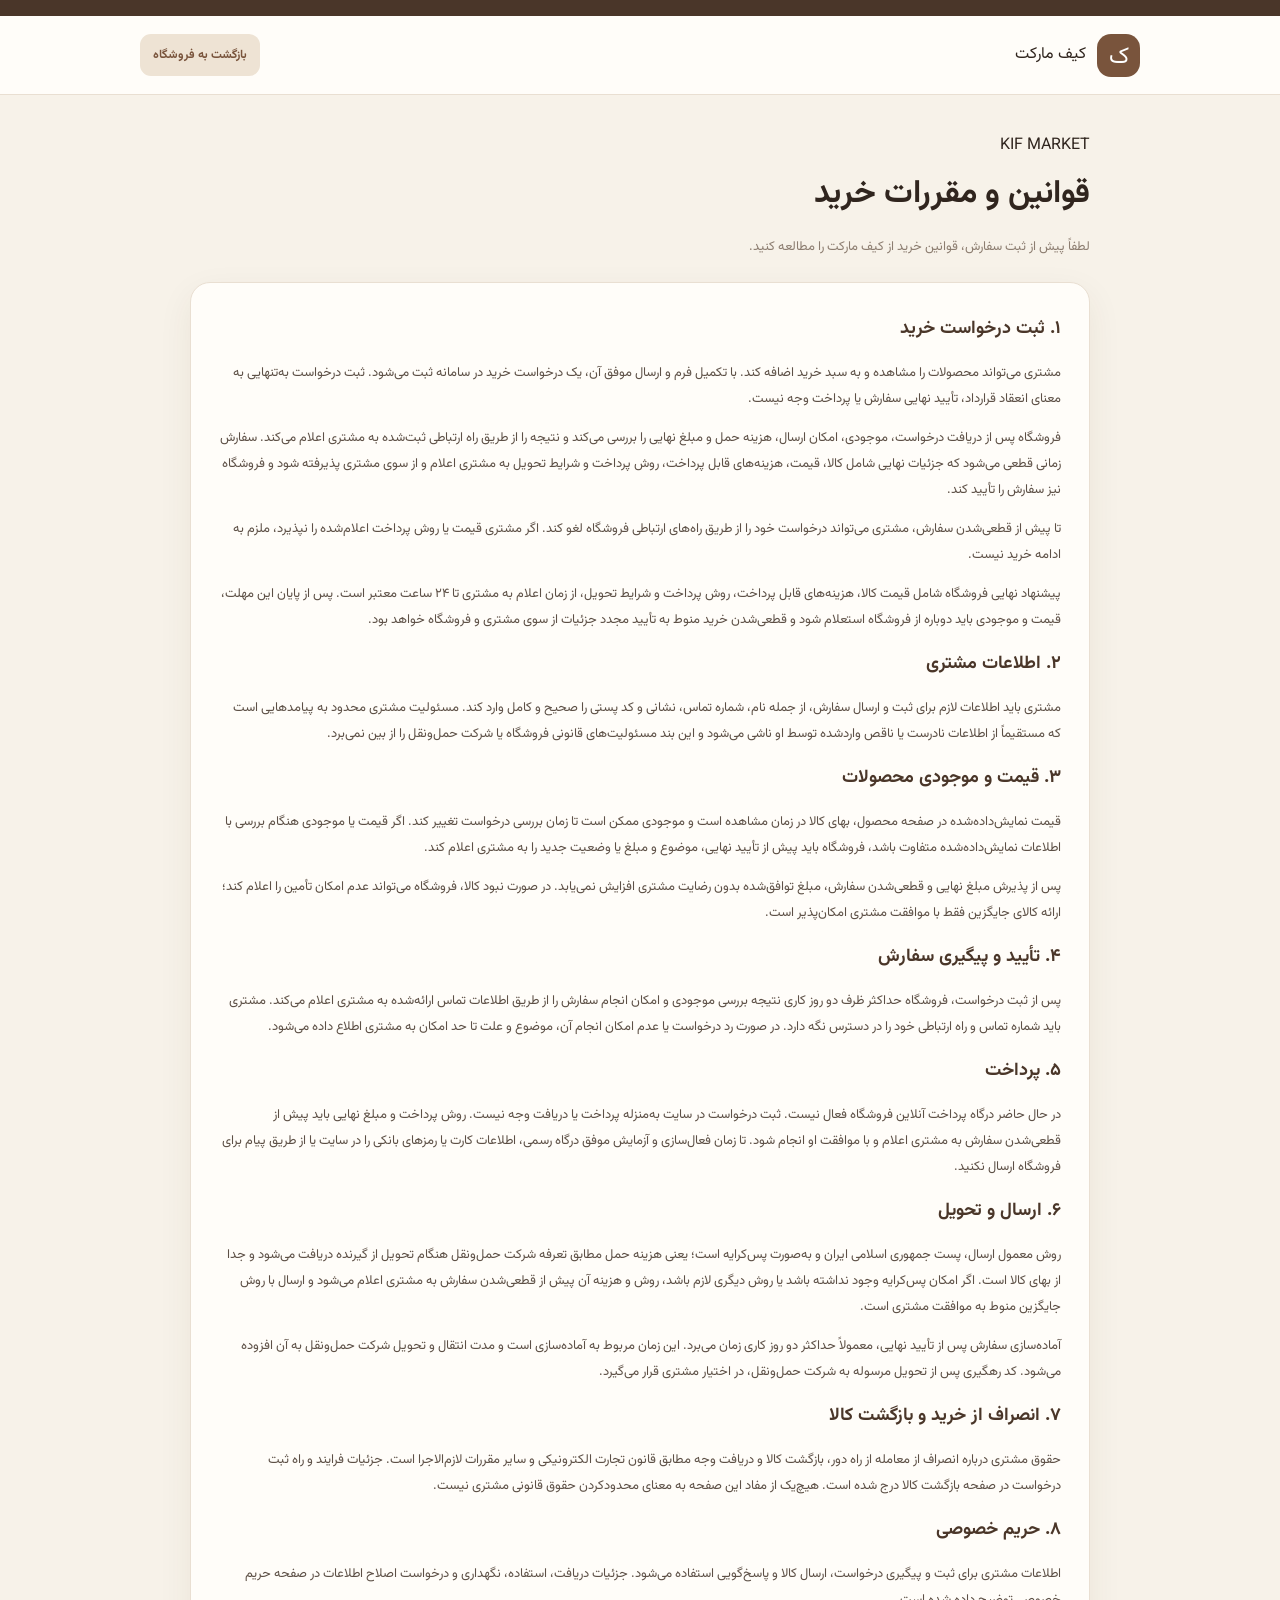
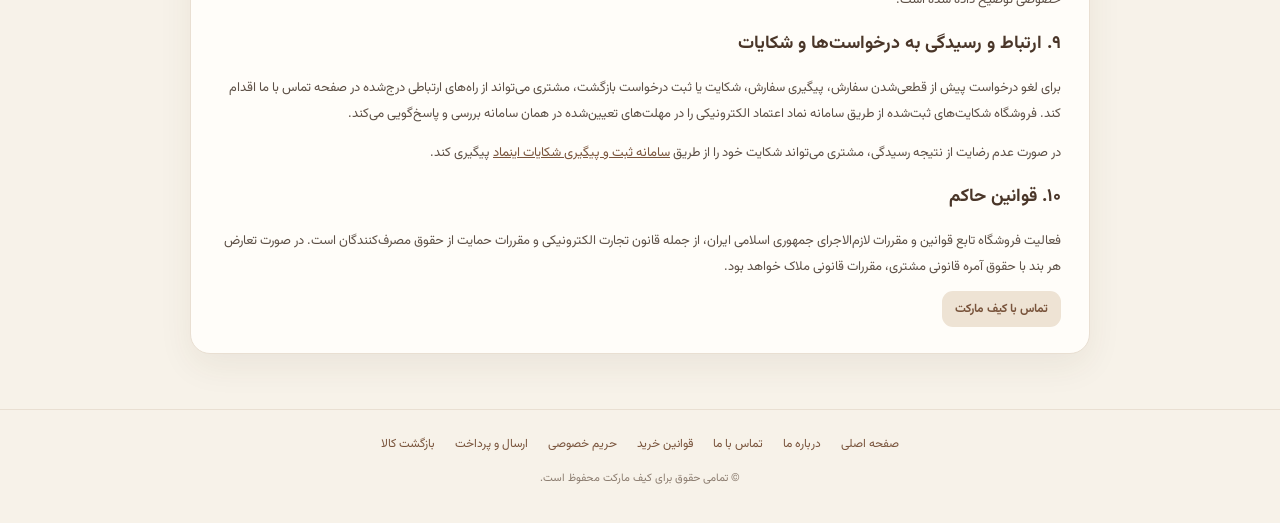
<file: terms.html>
<!DOCTYPE html>
<html lang="fa" dir="rtl">
<head>
  <meta charset="UTF-8">
  <meta name="viewport" content="width=device-width, initial-scale=1.0">
  <meta name="theme-color" content="#f8f3eb">
  <meta name="description" content="قوانین و مقررات خرید از فروشگاه اینترنتی کیف مارکت.">
  <title>قوانین خرید | کیف مارکت</title>

  <link rel="preconnect" href="https://fonts.googleapis.com">
  <link rel="preconnect" href="https://fonts.gstatic.com" crossorigin>
  <link rel="preconnect" href="https://fonts.googleapis.com">
  <link rel="preconnect" href="https://fonts.gstatic.com" crossorigin>
  <link rel="preload" as="style" href="https://fonts.googleapis.com/css2?family=Vazirmatn:wght@400;500;600;700;800&display=swap" onload="this.onload=null;this.rel='stylesheet'">
  <noscript><link rel="stylesheet" href="https://fonts.googleapis.com/css2?family=Vazirmatn:wght@400;500;600;700;800&display=swap"></noscript>

  <link rel="stylesheet" href="./legal.css">
</head>

<body>

  <div class="topline"></div>

  <header class="header">
    <div class="header-inner">
      <a href="./index.html" class="brand">
        <span class="brandmark">ک</span>
        <span>کیف مارکت</span>
      </a>

      <a href="./index.html" class="back-link">
        بازگشت به فروشگاه
      </a>
    </div>
  </header>

  <main class="container">

    <section class="page-intro">
      <span class="eyebrow">KIF MARKET</span>
      <h1>قوانین و مقررات خرید</h1>
      <p>
        لطفاً پیش از ثبت سفارش، قوانین خرید از کیف مارکت را مطالعه کنید.
      </p>
    </section>

    <section class="content-card">

      <h2>۱. ثبت درخواست خرید</h2>
      <p>مشتری می‌تواند محصولات را مشاهده و به سبد خرید اضافه کند. با تکمیل فرم و ارسال موفق آن، یک درخواست خرید در سامانه ثبت می‌شود. ثبت درخواست به‌تنهایی به معنای انعقاد قرارداد، تأیید نهایی سفارش یا پرداخت وجه نیست.</p>
      <p>فروشگاه پس از دریافت درخواست، موجودی، امکان ارسال، هزینه حمل و مبلغ نهایی را بررسی می‌کند و نتیجه را از طریق راه ارتباطی ثبت‌شده به مشتری اعلام می‌کند. سفارش زمانی قطعی می‌شود که جزئیات نهایی شامل کالا، قیمت، هزینه‌های قابل پرداخت، روش پرداخت و شرایط تحویل به مشتری اعلام و از سوی مشتری پذیرفته شود و فروشگاه نیز سفارش را تأیید کند.</p>
      <p>تا پیش از قطعی‌شدن سفارش، مشتری می‌تواند درخواست خود را از طریق راه‌های ارتباطی فروشگاه لغو کند. اگر مشتری قیمت یا روش پرداخت اعلام‌شده را نپذیرد، ملزم به ادامه خرید نیست.</p>
      <p>پیشنهاد نهایی فروشگاه شامل قیمت کالا، هزینه‌های قابل پرداخت، روش پرداخت و شرایط تحویل، از زمان اعلام به مشتری تا ۲۴ ساعت معتبر است. پس از پایان این مهلت، قیمت و موجودی باید دوباره از فروشگاه استعلام شود و قطعی‌شدن خرید منوط به تأیید مجدد جزئیات از سوی مشتری و فروشگاه خواهد بود.</p>

      <h2>۲. اطلاعات مشتری</h2>
      <p>مشتری باید اطلاعات لازم برای ثبت و ارسال سفارش، از جمله نام، شماره تماس، نشانی و کد پستی را صحیح و کامل وارد کند. مسئولیت مشتری محدود به پیامدهایی است که مستقیماً از اطلاعات نادرست یا ناقص واردشده توسط او ناشی می‌شود و این بند مسئولیت‌های قانونی فروشگاه یا شرکت حمل‌ونقل را از بین نمی‌برد.</p>

      <h2>۳. قیمت و موجودی محصولات</h2>
      <p>قیمت نمایش‌داده‌شده در صفحه محصول، بهای کالا در زمان مشاهده است و موجودی ممکن است تا زمان بررسی درخواست تغییر کند. اگر قیمت یا موجودی هنگام بررسی با اطلاعات نمایش‌داده‌شده متفاوت باشد، فروشگاه باید پیش از تأیید نهایی، موضوع و مبلغ یا وضعیت جدید را به مشتری اعلام کند.</p>
      <p>پس از پذیرش مبلغ نهایی و قطعی‌شدن سفارش، مبلغ توافق‌شده بدون رضایت مشتری افزایش نمی‌یابد. در صورت نبود کالا، فروشگاه می‌تواند عدم امکان تأمین را اعلام کند؛ ارائه کالای جایگزین فقط با موافقت مشتری امکان‌پذیر است.</p>

      <h2>۴. تأیید و پیگیری سفارش</h2>
      <p>پس از ثبت درخواست، فروشگاه حداکثر ظرف دو روز کاری نتیجه بررسی موجودی و امکان انجام سفارش را از طریق اطلاعات تماس ارائه‌شده به مشتری اعلام می‌کند. مشتری باید شماره تماس و راه ارتباطی خود را در دسترس نگه دارد. در صورت رد درخواست یا عدم امکان انجام آن، موضوع و علت تا حد امکان به مشتری اطلاع داده می‌شود.</p>

      <h2>۵. پرداخت</h2>
      <p>در حال حاضر درگاه پرداخت آنلاین فروشگاه فعال نیست. ثبت درخواست در سایت به‌منزله پرداخت یا دریافت وجه نیست. روش پرداخت و مبلغ نهایی باید پیش از قطعی‌شدن سفارش به مشتری اعلام و با موافقت او انجام شود. تا زمان فعال‌سازی و آزمایش موفق درگاه رسمی، اطلاعات کارت یا رمزهای بانکی را در سایت یا از طریق پیام برای فروشگاه ارسال نکنید.</p>

      <h2>۶. ارسال و تحویل</h2>
      <p>روش معمول ارسال، پست جمهوری اسلامی ایران و به‌صورت پس‌کرایه است؛ یعنی هزینه حمل مطابق تعرفه شرکت حمل‌ونقل هنگام تحویل از گیرنده دریافت می‌شود و جدا از بهای کالا است. اگر امکان پس‌کرایه وجود نداشته باشد یا روش دیگری لازم باشد، روش و هزینه آن پیش از قطعی‌شدن سفارش به مشتری اعلام می‌شود و ارسال با روش جایگزین منوط به موافقت مشتری است.</p>
      <p>آماده‌سازی سفارش پس از تأیید نهایی، معمولاً حداکثر دو روز کاری زمان می‌برد. این زمان مربوط به آماده‌سازی است و مدت انتقال و تحویل شرکت حمل‌ونقل به آن افزوده می‌شود. کد رهگیری پس از تحویل مرسوله به شرکت حمل‌ونقل، در اختیار مشتری قرار می‌گیرد.</p>

      <h2>۷. انصراف از خرید و بازگشت کالا</h2>
      <p>حقوق مشتری درباره انصراف از معامله از راه دور، بازگشت کالا و دریافت وجه مطابق قانون تجارت الکترونیکی و سایر مقررات لازم‌الاجرا است. جزئیات فرایند و راه ثبت درخواست در صفحه بازگشت کالا درج شده است. هیچ‌یک از مفاد این صفحه به معنای محدودکردن حقوق قانونی مشتری نیست.</p>

      <h2>۸. حریم خصوصی</h2>
      <p>اطلاعات مشتری برای ثبت و پیگیری درخواست، ارسال کالا و پاسخ‌گویی استفاده می‌شود. جزئیات دریافت، استفاده، نگهداری و درخواست اصلاح اطلاعات در صفحه حریم خصوصی توضیح داده شده است.</p>

      <h2>۹. ارتباط و رسیدگی به درخواست‌ها و شکایات</h2>
      <p>برای لغو درخواست پیش از قطعی‌شدن سفارش، پیگیری سفارش، شکایت یا ثبت درخواست بازگشت، مشتری می‌تواند از راه‌های ارتباطی درج‌شده در صفحه تماس با ما اقدام کند. فروشگاه شکایت‌های ثبت‌شده از طریق سامانه نماد اعتماد الکترونیکی را در مهلت‌های تعیین‌شده در همان سامانه بررسی و پاسخ‌گویی می‌کند.</p>
      <p>در صورت عدم رضایت از نتیجه رسیدگی، مشتری می‌تواند شکایت خود را از طریق <a href="https://comp.enamad.ir/panel" target="_blank" rel="noopener noreferrer">سامانه ثبت و پیگیری شکایات اینماد</a> پیگیری کند.</p>

      <h2>۱۰. قوانین حاکم</h2>
      <p>فعالیت فروشگاه تابع قوانین و مقررات لازم‌الاجرای جمهوری اسلامی ایران، از جمله قانون تجارت الکترونیکی و مقررات حمایت از حقوق مصرف‌کنندگان است. در صورت تعارض هر بند با حقوق آمره قانونی مشتری، مقررات قانونی ملاک خواهد بود.</p>

      <a href="./contact.html" class="back-link">تماس با کیف مارکت</a>

    </section>

  </main>

  <footer class="footer">
    <div class="footer-links">
      <a href="./index.html">صفحه اصلی</a>
      <a href="./about.html">درباره ما</a>
      <a href="./contact.html">تماس با ما</a>
      <a href="./terms.html">قوانین خرید</a>
      <a href="./privacy.html">حریم خصوصی</a>
      <a href="./shipping.html">ارسال و پرداخت</a>
      <a href="./returns.html">بازگشت کالا</a>
    </div>

    <p>© تمامی حقوق برای کیف مارکت محفوظ است.</p>
  </footer>

</body>
</html>
</file>
<file: legal.css>
:root {
  --bg: #f7f2e9;
  --paper: #fffdf9;
  --ink: #30251e;
  --muted: #8c7d70;
  --line: #e9dfd2;
  --brown: #79543c;
  --brown-dark: #4a3629;
  --brown-light: #eee3d4;
  --green: #64745a;
  --shadow: 0 12px 35px #4b352012;
}

* {
  box-sizing: border-box;
}

html {
  scroll-behavior: smooth;
}

body {
  margin: 0;
  background: var(--bg);
  color: var(--ink);
  font-family: "Vazirmatn", Tahoma, sans-serif;
  line-height: 2;
}

a {
  color: var(--brown);
}

.topline {
  background: var(--brown-dark);
  color: #f8eee2;
  text-align: center;
  padding: 8px 12px;
  font-size: 12px;
}

.header {
  background: var(--paper);
  border-bottom: 1px solid var(--line);
}

.header-inner {
  width: min(1000px, calc(100% - 32px));
  margin: auto;
  min-height: 78px;
  display: flex;
  align-items: center;
  justify-content: space-between;
  gap: 15px;
}

.brand {
  display: flex;
  align-items: center;
  gap: 11px;
  text-decoration: none;
  color: var(--ink);
}

.brandmark {
  width: 43px;
  height: 43px;
  border-radius: 14px;
  background: var(--brown);
  color: white;
  display: grid;
  place-items: center;
  font-size: 23px;
}

.brand strong {
  font-size: 19px;
  display: block;
}

.brand small {
  display: block;
  color: var(--muted);
  font-size: 10px;
  margin-top: -5px;
}

.back-link {
  color: var(--brown);
  text-decoration: none;
  font-size: 12px;
  font-weight: 700;
  background: var(--brown-light);
  padding: 9px 13px;
  border-radius: 11px;
}

.container {
  width: min(900px, calc(100% - 32px));
  margin: 35px auto 55px;
}

.page-intro {
  margin-bottom: 22px;
}

.page-intro h1 {
  font-size: clamp(24px, 4vw, 32px);
  margin: 0 0 8px;
}

.page-intro p {
  color: var(--muted);
  font-size: 13px;
  margin: 0;
}

.content-card {
  background: var(--paper);
  border: 1px solid var(--line);
  border-radius: 20px;
  padding: 28px;
  margin-bottom: 18px;
  box-shadow: var(--shadow);
}

.content-card h2 {
  font-size: 18px;
  color: var(--brown-dark);
  margin: 0 0 10px;
}

.content-card h3 {
  font-size: 15px;
  margin: 20px 0 8px;
}

.content-card p,
.content-card li {
  font-size: 13px;
  color: #5d5046;
}

.content-card ul {
  padding-right: 22px;
}

.info-box {
  background: #f8f3ec;
  border: 1px solid var(--line);
  border-radius: 13px;
  padding: 15px;
  margin: 16px 0;
  font-size: 13px;
  color: var(--brown-dark);
}

.contact-item {
  padding: 13px 0;
  border-bottom: 1px solid var(--line);
  font-size: 13px;
}

.contact-item:last-child {
  border-bottom: 0;
}

.contact-item strong {
  display: block;
  color: var(--brown-dark);
}

.footer {
  text-align: center;
  padding: 22px 15px;
  color: var(--muted);
  font-size: 11px;
  border-top: 1px solid var(--line);
}

.footer-links {
  display: flex;
  justify-content: center;
  flex-wrap: wrap;
  gap: 10px 20px;
  margin-bottom: 12px;
}

.footer-links a {
  color: var(--brown);
  text-decoration: none;
  font-size: 12px;
}

.footer-links a:hover,
.back-link:hover {
  opacity: .75;
}

@media (max-width: 600px) {
  .header-inner {
    min-height: 68px;
  }

  .brand strong {
    font-size: 17px;
  }

  .container {
    margin-top: 23px;
  }

  .content-card {
    padding: 19px;
  }

  .content-card h2 {
    font-size: 16px;
  }
}
</file>
